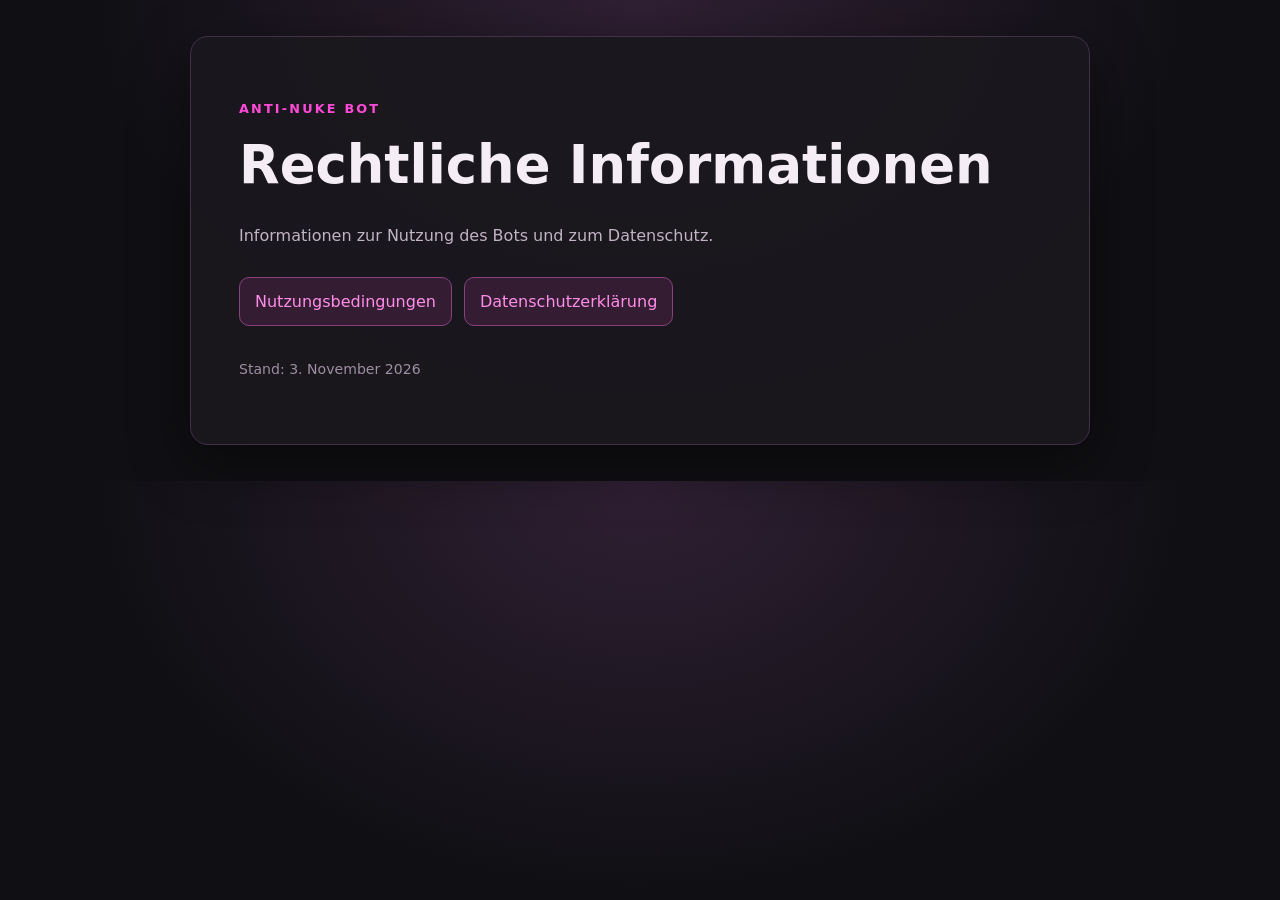
<file: index.html>
<!doctype html>
<html lang="de">
<head>
  <meta charset="utf-8">
  <meta name="viewport" content="width=device-width, initial-scale=1">
  <meta name="robots" content="index,follow">
  <title>Anti-Nuke Bot – Rechtliches</title>
  <link rel="stylesheet" href="style.css">
</head>
<body>
  <main class="card">
    <p class="eyebrow">ANTI-NUKE BOT</p>
    <h1>Rechtliche Informationen</h1>
    <p>Informationen zur Nutzung des Bots und zum Datenschutz.</p>
    <nav class="links" aria-label="Rechtliche Seiten">
      <a href="terms.html">Nutzungsbedingungen</a>
      <a href="privacy.html">Datenschutzerklärung</a>
    </nav>
    <p class="small">Stand: 3. November 2026</p>
  </main>
</body>
</html>
</file>
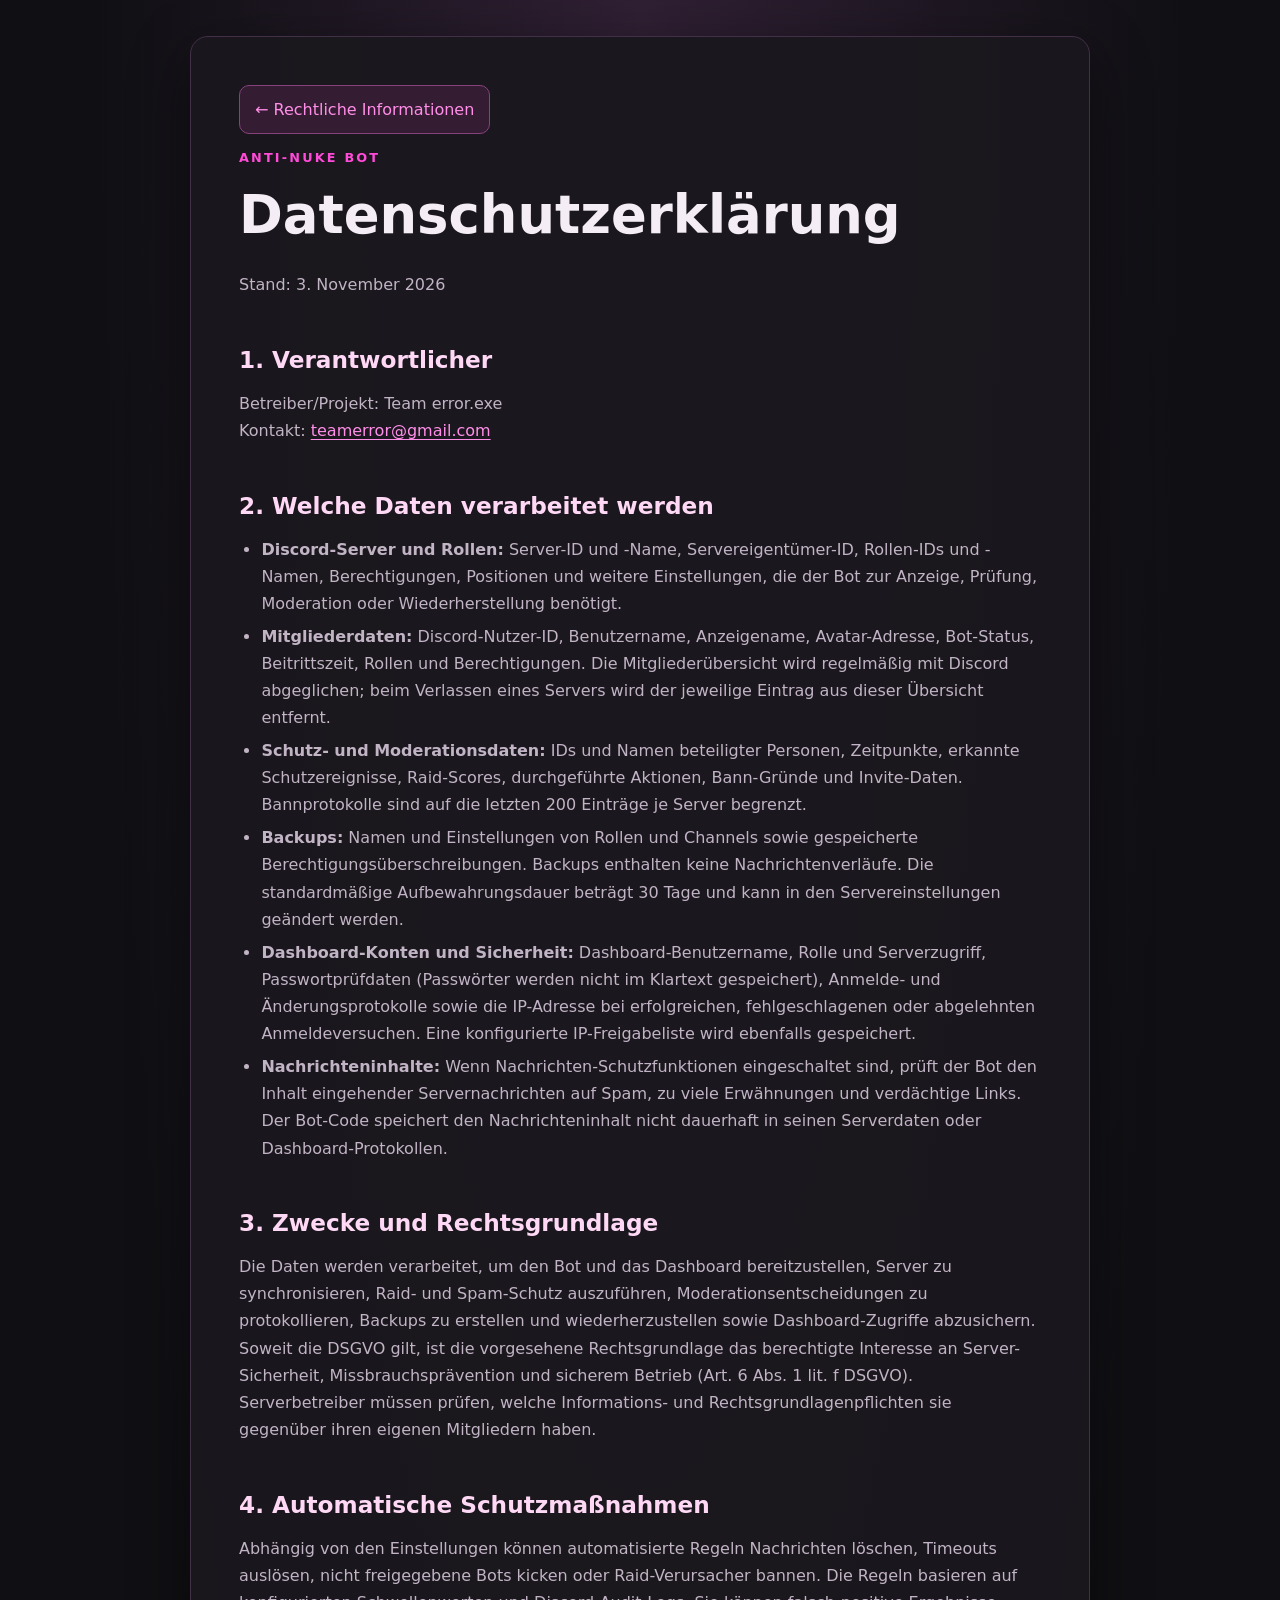
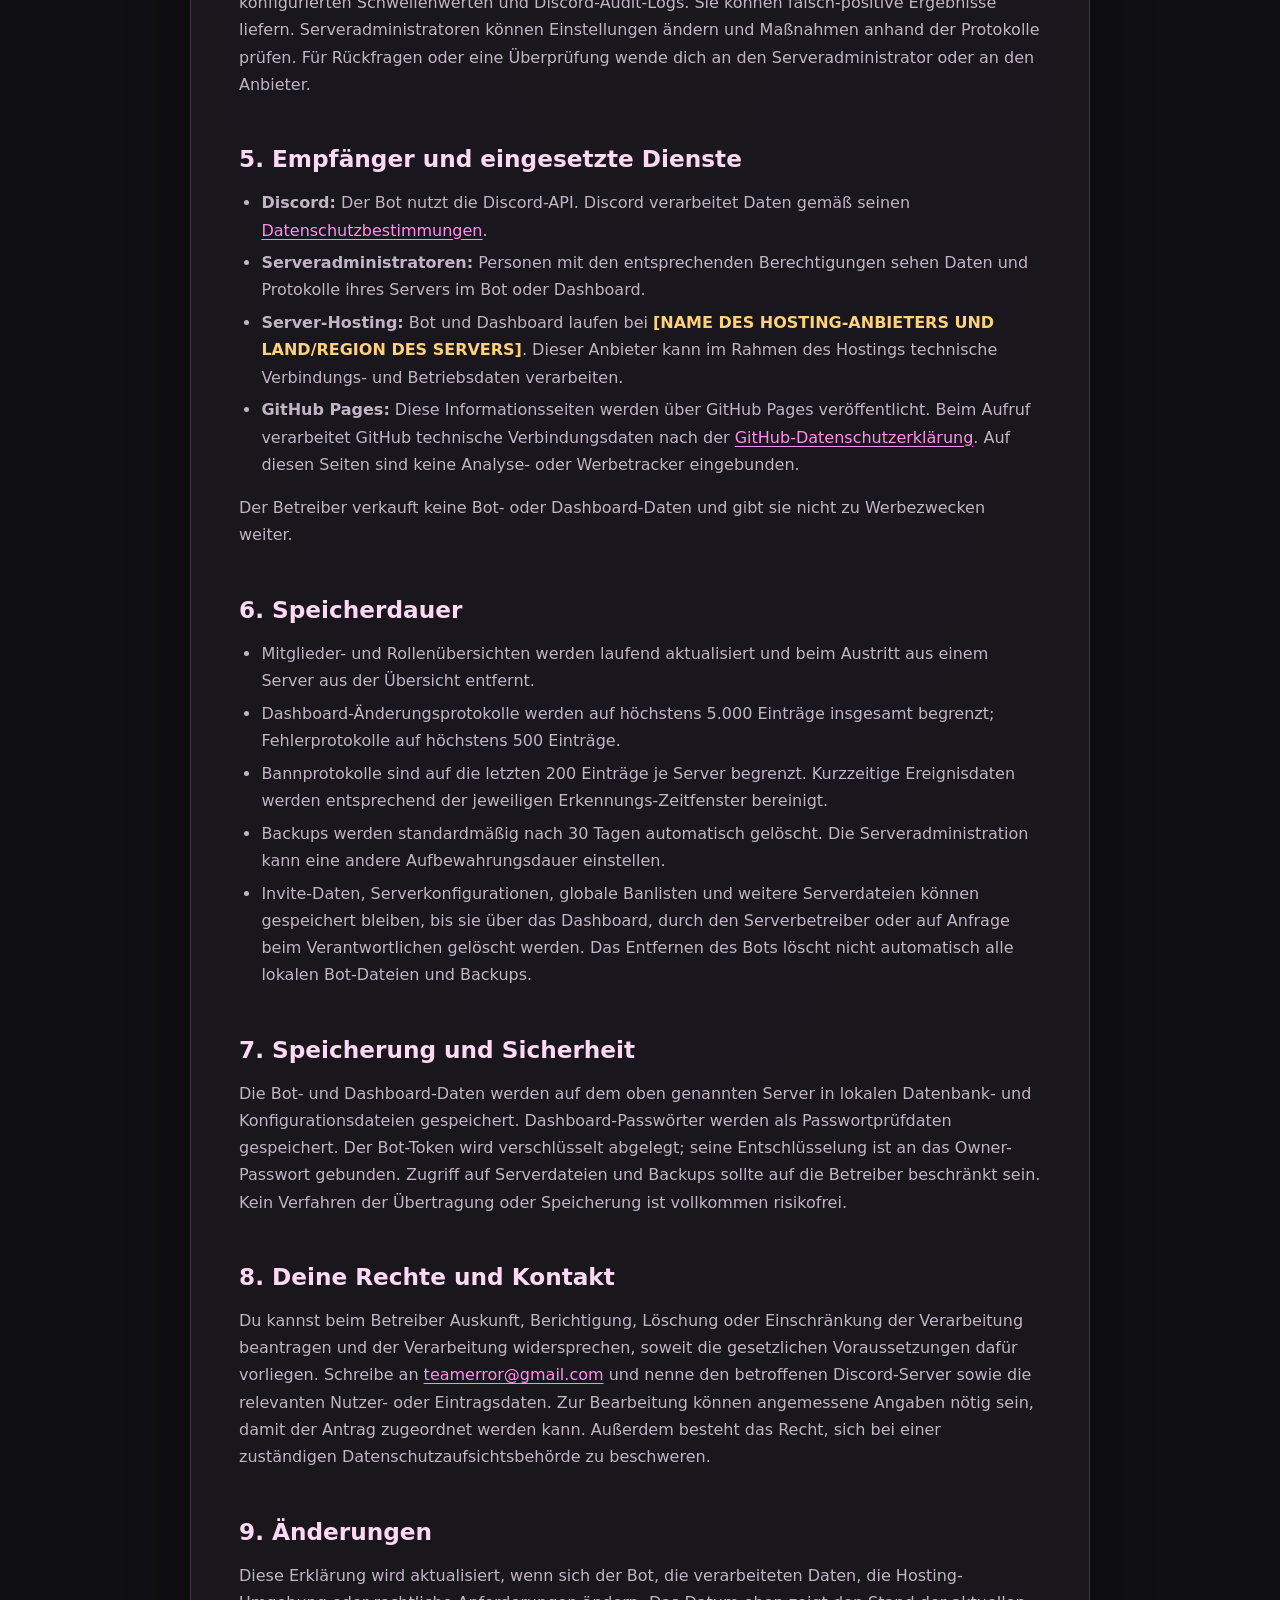
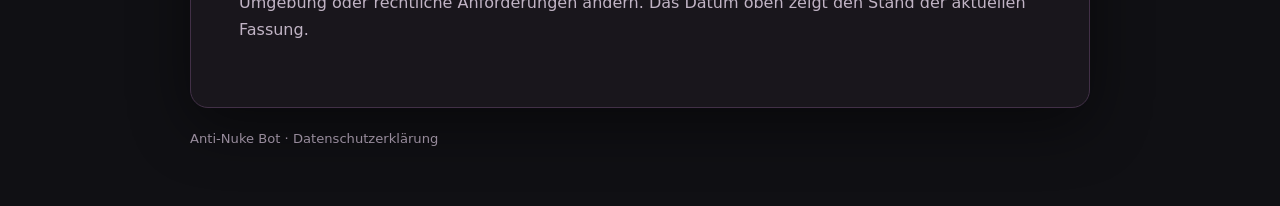
<file: privacy.html>
<!doctype html>
<html lang="de">
<head>
  <meta charset="utf-8">
  <meta name="viewport" content="width=device-width, initial-scale=1">
  <meta name="robots" content="index,follow">
  <title>Datenschutzerklärung – Anti-Nuke Bot</title>
  <link rel="stylesheet" href="style.css">
</head>
<body>
<main class="card">
  <a class="back" href="index.html">← Rechtliche Informationen</a>
  <p class="eyebrow">ANTI-NUKE BOT</p>
  <h1>Datenschutzerklärung</h1>
  <p>Stand: 3. November 2026</p>
  <h2>1. Verantwortlicher</h2>
  <p>Betreiber/Projekt: Team error.exe<br>
  Kontakt: <a href="mailto:teamerrorexe@gmail.com">teamerror@gmail.com</a></p>

  <h2>2. Welche Daten verarbeitet werden</h2>
  <ul>
    <li><strong>Discord-Server und Rollen:</strong> Server-ID und -Name, Servereigentümer-ID, Rollen-IDs und -Namen, Berechtigungen, Positionen und weitere Einstellungen, die der Bot zur Anzeige, Prüfung, Moderation oder Wiederherstellung benötigt.</li>
    <li><strong>Mitgliederdaten:</strong> Discord-Nutzer-ID, Benutzername, Anzeigename, Avatar-Adresse, Bot-Status, Beitrittszeit, Rollen und Berechtigungen. Die Mitgliederübersicht wird regelmäßig mit Discord abgeglichen; beim Verlassen eines Servers wird der jeweilige Eintrag aus dieser Übersicht entfernt.</li>
    <li><strong>Schutz- und Moderationsdaten:</strong> IDs und Namen beteiligter Personen, Zeitpunkte, erkannte Schutzereignisse, Raid-Scores, durchgeführte Aktionen, Bann-Gründe und Invite-Daten. Bannprotokolle sind auf die letzten 200 Einträge je Server begrenzt.</li>
    <li><strong>Backups:</strong> Namen und Einstellungen von Rollen und Channels sowie gespeicherte Berechtigungsüberschreibungen. Backups enthalten keine Nachrichtenverläufe. Die standardmäßige Aufbewahrungsdauer beträgt 30 Tage und kann in den Servereinstellungen geändert werden.</li>
    <li><strong>Dashboard-Konten und Sicherheit:</strong> Dashboard-Benutzername, Rolle und Serverzugriff, Passwortprüfdaten (Passwörter werden nicht im Klartext gespeichert), Anmelde- und Änderungsprotokolle sowie die IP-Adresse bei erfolgreichen, fehlgeschlagenen oder abgelehnten Anmeldeversuchen. Eine konfigurierte IP-Freigabeliste wird ebenfalls gespeichert.</li>
    <li><strong>Nachrichteninhalte:</strong> Wenn Nachrichten-Schutzfunktionen eingeschaltet sind, prüft der Bot den Inhalt eingehender Servernachrichten auf Spam, zu viele Erwähnungen und verdächtige Links. Der Bot-Code speichert den Nachrichteninhalt nicht dauerhaft in seinen Serverdaten oder Dashboard-Protokollen.</li>
  </ul>

  <h2>3. Zwecke und Rechtsgrundlage</h2>
  <p>Die Daten werden verarbeitet, um den Bot und das Dashboard bereitzustellen, Server zu synchronisieren, Raid- und Spam-Schutz auszuführen, Moderationsentscheidungen zu protokollieren, Backups zu erstellen und wiederherzustellen sowie Dashboard-Zugriffe abzusichern. Soweit die DSGVO gilt, ist die vorgesehene Rechtsgrundlage das berechtigte Interesse an Server-Sicherheit, Missbrauchsprävention und sicherem Betrieb (Art. 6 Abs. 1 lit. f DSGVO). Serverbetreiber müssen prüfen, welche Informations- und Rechtsgrundlagenpflichten sie gegenüber ihren eigenen Mitgliedern haben.</p>

  <h2>4. Automatische Schutzmaßnahmen</h2>
  <p>Abhängig von den Einstellungen können automatisierte Regeln Nachrichten löschen, Timeouts auslösen, nicht freigegebene Bots kicken oder Raid-Verursacher bannen. Die Regeln basieren auf konfigurierten Schwellenwerten und Discord-Audit-Logs. Sie können falsch-positive Ergebnisse liefern. Serveradministratoren können Einstellungen ändern und Maßnahmen anhand der Protokolle prüfen. Für Rückfragen oder eine Überprüfung wende dich an den Serveradministrator oder an den Anbieter.</p>

  <h2>5. Empfänger und eingesetzte Dienste</h2>
  <ul>
    <li><strong>Discord:</strong> Der Bot nutzt die Discord-API. Discord verarbeitet Daten gemäß seinen <a href="https://discord.com/privacy">Datenschutzbestimmungen</a>.</li>
    <li><strong>Serveradministratoren:</strong> Personen mit den entsprechenden Berechtigungen sehen Daten und Protokolle ihres Servers im Bot oder Dashboard.</li>
    <li><strong>Server-Hosting:</strong> Bot und Dashboard laufen bei <span class="placeholder">[NAME DES HOSTING-ANBIETERS UND LAND/REGION DES SERVERS]</span>. Dieser Anbieter kann im Rahmen des Hostings technische Verbindungs- und Betriebsdaten verarbeiten.</li>
    <li><strong>GitHub Pages:</strong> Diese Informationsseiten werden über GitHub Pages veröffentlicht. Beim Aufruf verarbeitet GitHub technische Verbindungsdaten nach der <a href="https://docs.github.com/en/site-policy/privacy-policies/github-general-privacy-statement">GitHub-Datenschutzerklärung</a>. Auf diesen Seiten sind keine Analyse- oder Werbetracker eingebunden.</li>
  </ul>
  <p>Der Betreiber verkauft keine Bot- oder Dashboard-Daten und gibt sie nicht zu Werbezwecken weiter.</p>

  <h2>6. Speicherdauer</h2>
  <ul>
    <li>Mitglieder- und Rollenübersichten werden laufend aktualisiert und beim Austritt aus einem Server aus der Übersicht entfernt.</li>
    <li>Dashboard-Änderungsprotokolle werden auf höchstens 5.000 Einträge insgesamt begrenzt; Fehlerprotokolle auf höchstens 500 Einträge.</li>
    <li>Bannprotokolle sind auf die letzten 200 Einträge je Server begrenzt. Kurzzeitige Ereignisdaten werden entsprechend der jeweiligen Erkennungs-Zeitfenster bereinigt.</li>
    <li>Backups werden standardmäßig nach 30 Tagen automatisch gelöscht. Die Serveradministration kann eine andere Aufbewahrungsdauer einstellen.</li>
    <li>Invite-Daten, Serverkonfigurationen, globale Banlisten und weitere Serverdateien können gespeichert bleiben, bis sie über das Dashboard, durch den Serverbetreiber oder auf Anfrage beim Verantwortlichen gelöscht werden. Das Entfernen des Bots löscht nicht automatisch alle lokalen Bot-Dateien und Backups.</li>
  </ul>

  <h2>7. Speicherung und Sicherheit</h2>
  <p>Die Bot- und Dashboard-Daten werden auf dem oben genannten Server in lokalen Datenbank- und Konfigurationsdateien gespeichert. Dashboard-Passwörter werden als Passwortprüfdaten gespeichert. Der Bot-Token wird verschlüsselt abgelegt; seine Entschlüsselung ist an das Owner-Passwort gebunden. Zugriff auf Serverdateien und Backups sollte auf die Betreiber beschränkt sein. Kein Verfahren der Übertragung oder Speicherung ist vollkommen risikofrei.</p>

  <h2>8. Deine Rechte und Kontakt</h2>
  <p>Du kannst beim Betreiber Auskunft, Berichtigung, Löschung oder Einschränkung der Verarbeitung beantragen und der Verarbeitung widersprechen, soweit die gesetzlichen Voraussetzungen dafür vorliegen. Schreibe an <a href="mailto:teamerror@gmail.com">teamerror@gmail.com</a> und nenne den betroffenen Discord-Server sowie die relevanten Nutzer- oder Eintragsdaten. Zur Bearbeitung können angemessene Angaben nötig sein, damit der Antrag zugeordnet werden kann. Außerdem besteht das Recht, sich bei einer zuständigen Datenschutzaufsichtsbehörde zu beschweren.</p>

  <h2>9. Änderungen</h2>
  <p>Diese Erklärung wird aktualisiert, wenn sich der Bot, die verarbeiteten Daten, die Hosting-Umgebung oder rechtliche Anforderungen ändern. Das Datum oben zeigt den Stand der aktuellen Fassung.</p>
</main>
<footer>Anti-Nuke Bot · Datenschutzerklärung</footer>
</body>
</html>
</file>
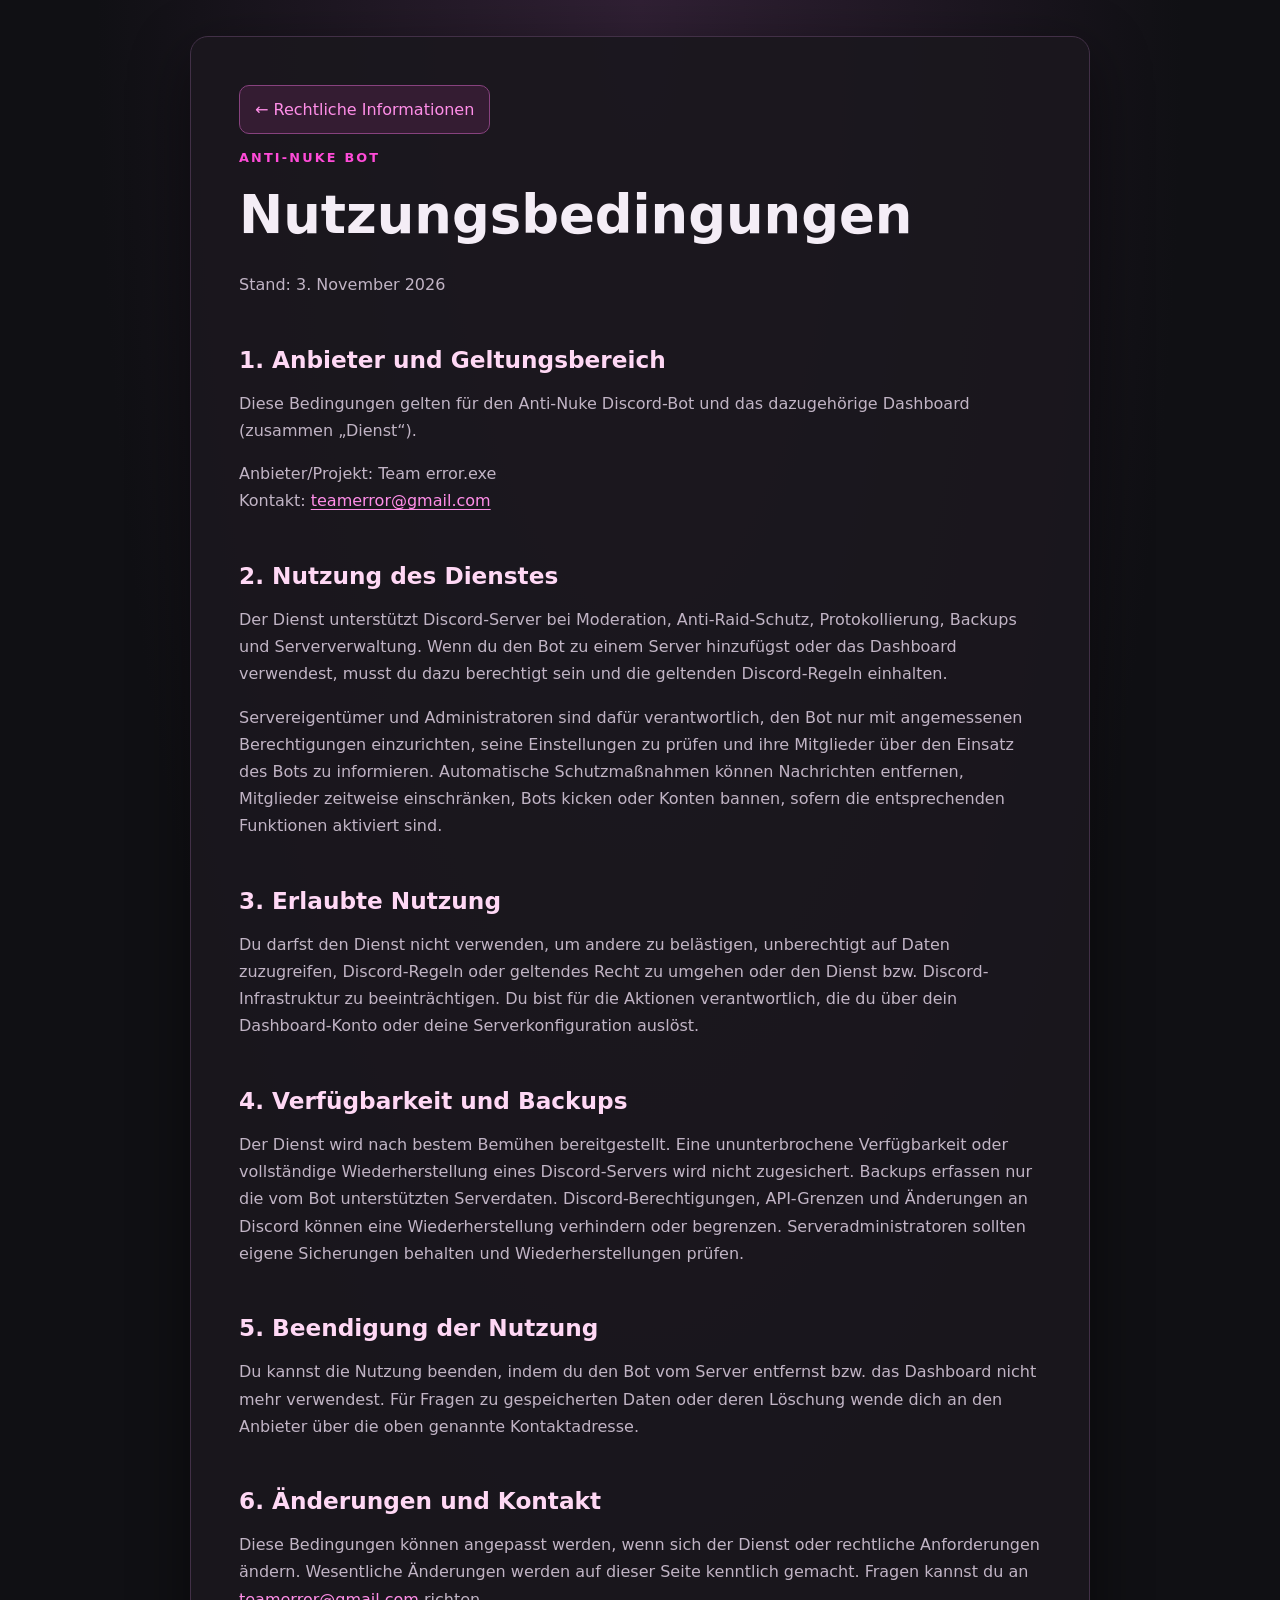
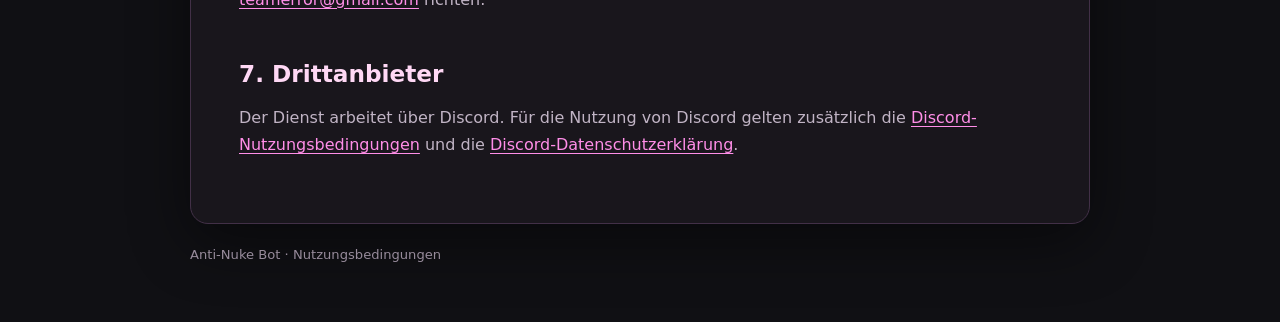
<file: terms.html>
<!doctype html>
<html lang="de">
<head>
  <meta charset="utf-8">
  <meta name="viewport" content="width=device-width, initial-scale=1">
  <meta name="robots" content="index,follow">
  <title>Nutzungsbedingungen – Anti-Nuke Bot</title>
  <link rel="stylesheet" href="style.css">
</head>
<body>
<main class="card">
  <a class="back" href="index.html">← Rechtliche Informationen</a>
  <p class="eyebrow">ANTI-NUKE BOT</p>
  <h1>Nutzungsbedingungen</h1>
  <p>Stand: 3. November 2026</p>
  <h2>1. Anbieter und Geltungsbereich</h2>
  <p>Diese Bedingungen gelten für den Anti-Nuke Discord-Bot und das dazugehörige Dashboard (zusammen „Dienst“).</p>
  <p>Anbieter/Projekt: Team error.exe<br>
  Kontakt: <a href="mailto:teamerrorexe@gmail.com">teamerror@gmail.com</a></p>

  <h2>2. Nutzung des Dienstes</h2>
  <p>Der Dienst unterstützt Discord-Server bei Moderation, Anti-Raid-Schutz, Protokollierung, Backups und Serververwaltung. Wenn du den Bot zu einem Server hinzufügst oder das Dashboard verwendest, musst du dazu berechtigt sein und die geltenden Discord-Regeln einhalten.</p>
  <p>Servereigentümer und Administratoren sind dafür verantwortlich, den Bot nur mit angemessenen Berechtigungen einzurichten, seine Einstellungen zu prüfen und ihre Mitglieder über den Einsatz des Bots zu informieren. Automatische Schutzmaßnahmen können Nachrichten entfernen, Mitglieder zeitweise einschränken, Bots kicken oder Konten bannen, sofern die entsprechenden Funktionen aktiviert sind.</p>

  <h2>3. Erlaubte Nutzung</h2>
  <p>Du darfst den Dienst nicht verwenden, um andere zu belästigen, unberechtigt auf Daten zuzugreifen, Discord-Regeln oder geltendes Recht zu umgehen oder den Dienst bzw. Discord-Infrastruktur zu beeinträchtigen. Du bist für die Aktionen verantwortlich, die du über dein Dashboard-Konto oder deine Serverkonfiguration auslöst.</p>

  <h2>4. Verfügbarkeit und Backups</h2>
  <p>Der Dienst wird nach bestem Bemühen bereitgestellt. Eine ununterbrochene Verfügbarkeit oder vollständige Wiederherstellung eines Discord-Servers wird nicht zugesichert. Backups erfassen nur die vom Bot unterstützten Serverdaten. Discord-Berechtigungen, API-Grenzen und Änderungen an Discord können eine Wiederherstellung verhindern oder begrenzen. Serveradministratoren sollten eigene Sicherungen behalten und Wiederherstellungen prüfen.</p>

  <h2>5. Beendigung der Nutzung</h2>
  <p>Du kannst die Nutzung beenden, indem du den Bot vom Server entfernst bzw. das Dashboard nicht mehr verwendest. Für Fragen zu gespeicherten Daten oder deren Löschung wende dich an den Anbieter über die oben genannte Kontaktadresse.</p>

  <h2>6. Änderungen und Kontakt</h2>
  <p>Diese Bedingungen können angepasst werden, wenn sich der Dienst oder rechtliche Anforderungen ändern. Wesentliche Änderungen werden auf dieser Seite kenntlich gemacht. Fragen kannst du an <a href="mailto:teamerror@gmail.com">teamerror@gmail.com</a> richten.</p>

  <h2>7. Drittanbieter</h2>
  <p>Der Dienst arbeitet über Discord. Für die Nutzung von Discord gelten zusätzlich die <a href="https://discord.com/terms">Discord-Nutzungsbedingungen</a> und die <a href="https://discord.com/privacy">Discord-Datenschutzerklärung</a>.</p>
</main>
<footer>Anti-Nuke Bot · Nutzungsbedingungen</footer>
</body>
</html>
</file>
<file: style.css>
:root{color-scheme:dark;--bg:#101014;--card:#1a171e;--line:#423047;--text:#f4edf6;--muted:#c1b4c5;--accent:#ff4bd8}
*{box-sizing:border-box}body{margin:0;background:radial-gradient(ellipse at top,#302034,var(--bg) 60%);color:var(--text);font:16px/1.7 system-ui,-apple-system,"Segoe UI",sans-serif;padding:36px 18px}
main{max-width:900px;margin:0 auto}.card{background:#1a171eed;border:1px solid var(--line);border-radius:18px;padding:clamp(22px,5vw,48px);box-shadow:0 18px 60px #0007}
h1,h2,h3{line-height:1.25}h1{font-size:clamp(2rem,5vw,3.3rem);margin:.2em 0 .45em}h2{font-size:1.45rem;margin:2em 0 .5em;color:#ffd8f5}h3{font-size:1.1rem;margin:1.5em 0 .4em}p,li{color:var(--muted)}a{color:#ff8ee8;text-underline-offset:3px}a:hover{color:#fff}.eyebrow{letter-spacing:.17em;color:var(--accent);font-weight:800;font-size:.8rem}.small{font-size:.88rem;color:#9d8fa2;margin-top:2rem}.links{display:flex;flex-wrap:wrap;gap:12px;margin-top:28px}.links a,.back{display:inline-block;border:1px solid #87427e;border-radius:10px;padding:10px 15px;text-decoration:none;background:#341c32}.links a:hover,.back:hover{background:#522148}.warning{border-left:4px solid #ffb547;background:#352b1c;padding:14px 18px;border-radius:8px;color:#ffe0a8}.warning strong{color:#fff0c8}.placeholder{color:#ffd17a;font-weight:700}ul{padding-left:1.4rem}li{margin:.35rem 0}footer{max-width:900px;margin:20px auto;color:#978b9b;font-size:.82rem}
</file>
